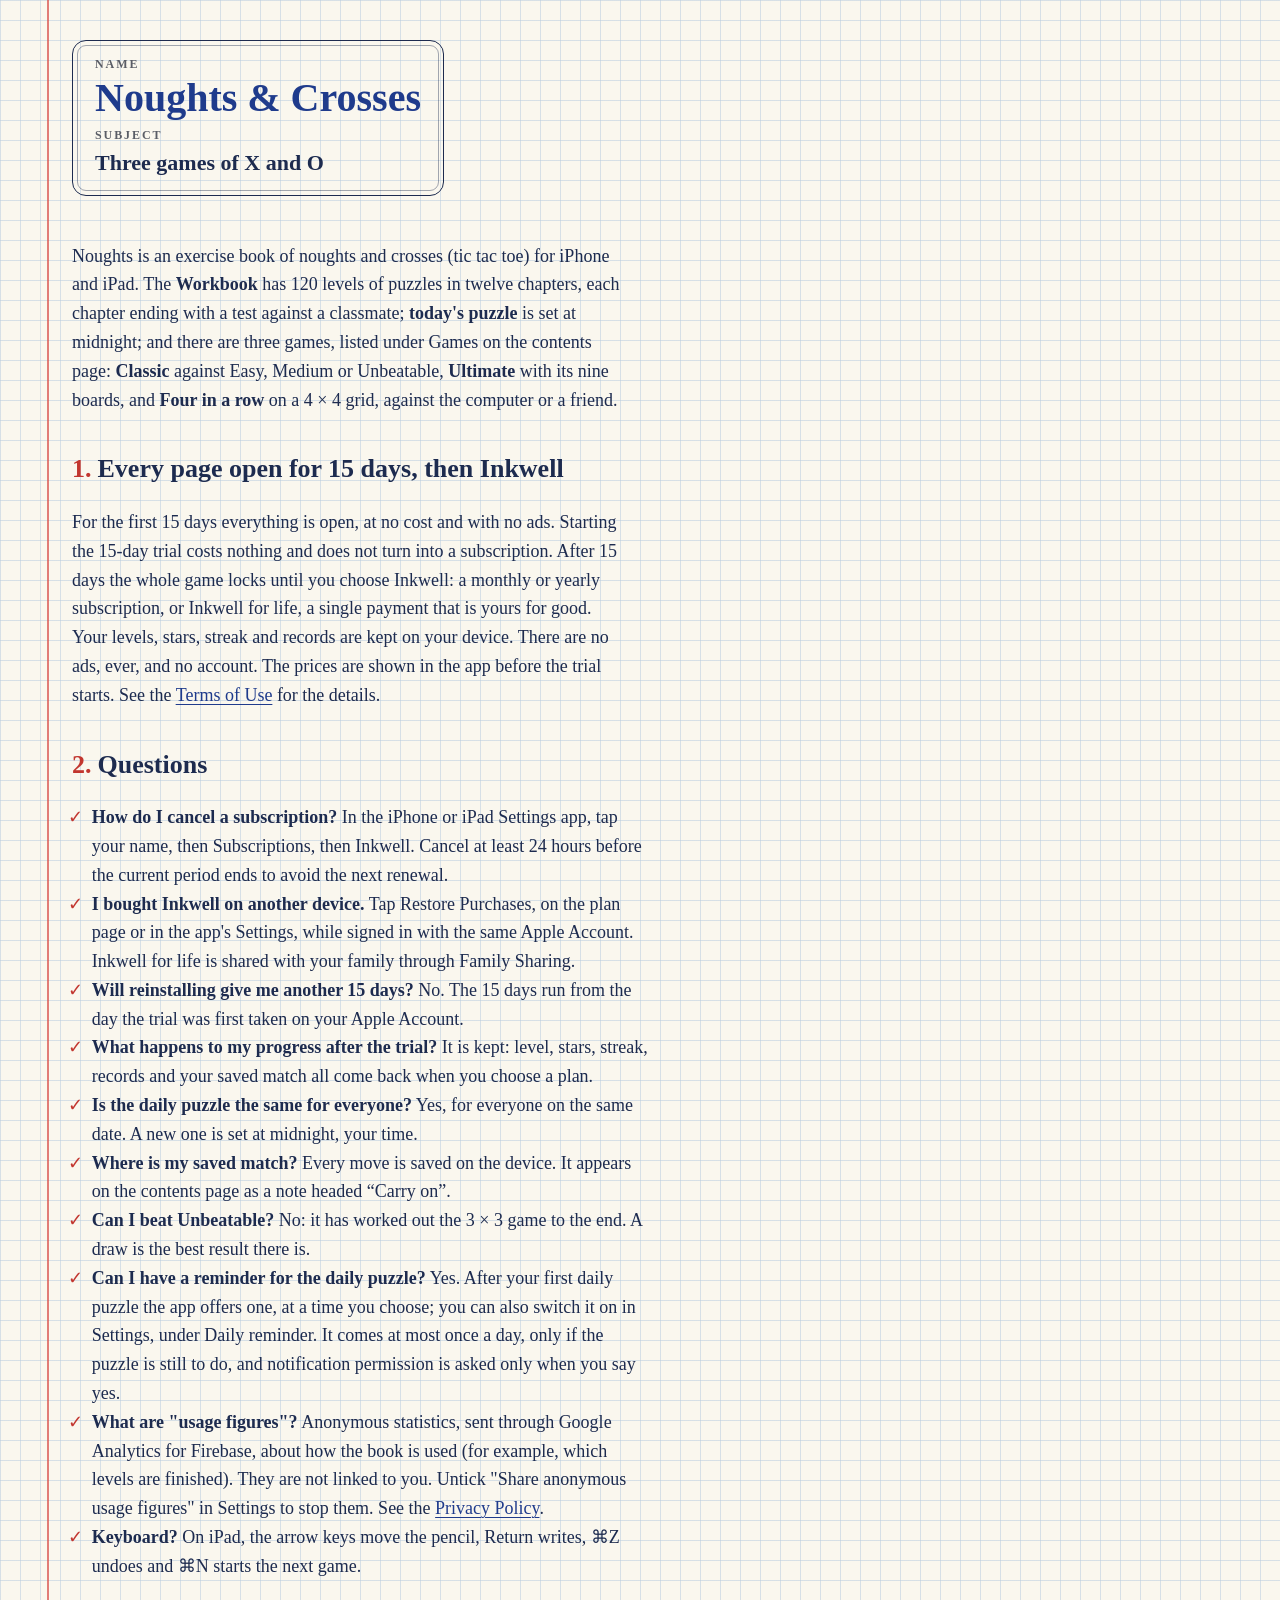
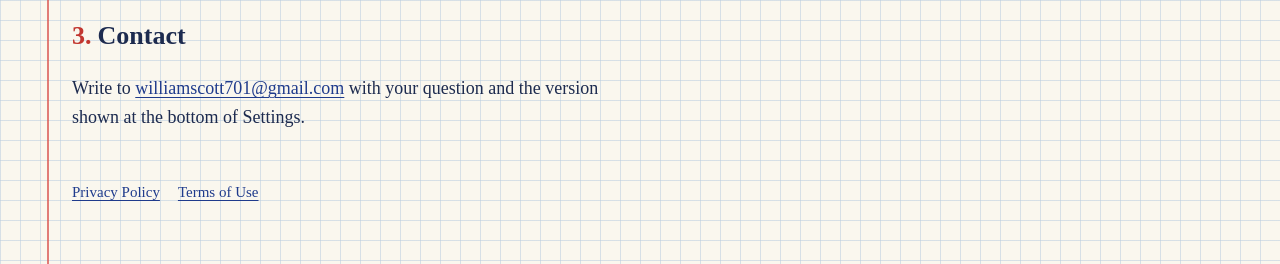
<file: index.html>
<!doctype html>
<html lang="en">
<head>
<meta charset="utf-8">
<meta name="viewport" content="width=device-width, initial-scale=1">
<title>Noughts &amp; Crosses: support</title>
<meta name="description" content="Support for Noughts, an exercise book of noughts and crosses for iPhone and iPad: a 120-level Workbook, a daily puzzle, and Classic, Ultimate and Four in a row.">
<link rel="stylesheet" href="style.css">
<meta name="apple-itunes-app" content="app-id=6821082863">
<meta property="og:title" content="Noughts &amp; Crosses: support">
<meta property="og:description" content="Support for Noughts, an exercise book of noughts and crosses for iPhone and iPad: a 120-level Workbook, a daily puzzle, and Classic, Ultimate and Four in a row.">
<meta property="og:type" content="website">
<meta property="og:url" content="https://williamscott701.github.io/noughts-support/">
</head>
<body>
<main>
  <div class="cover">
    <div class="label">Name</div>
    <h1>Noughts &amp; Crosses</h1>
    <div class="label">Subject</div>
    <div class="hand" style="font-size:22px">Three games of X and O</div>
  </div>

  <p>Noughts is an exercise book of noughts and crosses (tic tac toe) for iPhone and iPad. The <strong>Workbook</strong> has 120 levels
  of puzzles in twelve chapters, each chapter ending with a test against a classmate; <strong>today's puzzle</strong> is set
  at midnight; and there are three games, listed under Games on the contents page: <strong>Classic</strong> against Easy, Medium or Unbeatable,
  <strong>Ultimate</strong> with its nine boards, and <strong>Four in a row</strong> on a 4 × 4 grid, against the computer or a friend.</p>

  <h2><span class="num">1.</span>Every page open for 15 days, then Inkwell</h2>
  <p>For the first 15 days everything is open, at no cost and with no ads. Starting the 15-day trial costs nothing and does not turn into a
  subscription. After 15 days the whole game locks until you choose Inkwell: a monthly or yearly subscription, or
  Inkwell for life, a single payment that is yours for good. Your levels, stars, streak and records are kept on your
  device. There are no ads, ever, and no account. The prices are shown in the app before the trial starts. See the
  <a href="terms.html">Terms of Use</a> for the details.</p>

  <h2><span class="num">2.</span>Questions</h2>
  <ul>
    <li><strong>How do I cancel a subscription?</strong> In the iPhone or iPad Settings app, tap your name, then Subscriptions, then Inkwell. Cancel at least 24 hours before the current period ends to avoid the next renewal.</li>
    <li><strong>I bought Inkwell on another device.</strong> Tap Restore Purchases, on the plan page or in the app's Settings, while signed in with the same Apple Account. Inkwell for life is shared with your family through Family Sharing.</li>
    <li><strong>Will reinstalling give me another 15 days?</strong> No. The 15 days run from the day the trial was first taken on your Apple Account.</li>
    <li><strong>What happens to my progress after the trial?</strong> It is kept: level, stars, streak, records and your saved match all come back when you choose a plan.</li>
    <li><strong>Is the daily puzzle the same for everyone?</strong> Yes, for everyone on the same date. A new one is set at midnight, your time.</li>
    <li><strong>Where is my saved match?</strong> Every move is saved on the device. It appears on the contents page as a note headed “Carry on”.</li>
    <li><strong>Can I beat Unbeatable?</strong> No: it has worked out the 3 × 3 game to the end. A draw is the best result there is.</li>
    <li><strong>Can I have a reminder for the daily puzzle?</strong> Yes. After your first daily puzzle the app offers one, at a time you choose; you can also switch it on in Settings, under Daily reminder. It comes at most once a day, only if the puzzle is still to do, and notification permission is asked only when you say yes.</li>
    <li><strong>What are "usage figures"?</strong> Anonymous statistics, sent through Google Analytics for Firebase, about how the book is used (for example, which levels are finished). They are not linked to you. Untick "Share anonymous usage figures" in Settings to stop them. See the <a href="privacy.html">Privacy Policy</a>.</li>
    <li><strong>Keyboard?</strong> On iPad, the arrow keys move the pencil, Return writes, ⌘Z undoes and ⌘N starts the next game.</li>
  </ul>

  <h2><span class="num">3.</span>Contact</h2>
  <p>Write to <a href="mailto:williamscott701@gmail.com?subject=Noughts">williamscott701@gmail.com</a> with your question and the version shown at the bottom of Settings.</p>

  <footer>
    <nav><a href="privacy.html">Privacy Policy</a><a href="terms.html">Terms of Use</a></nav>
  </footer>
</main>
</body>
</html>
</file>
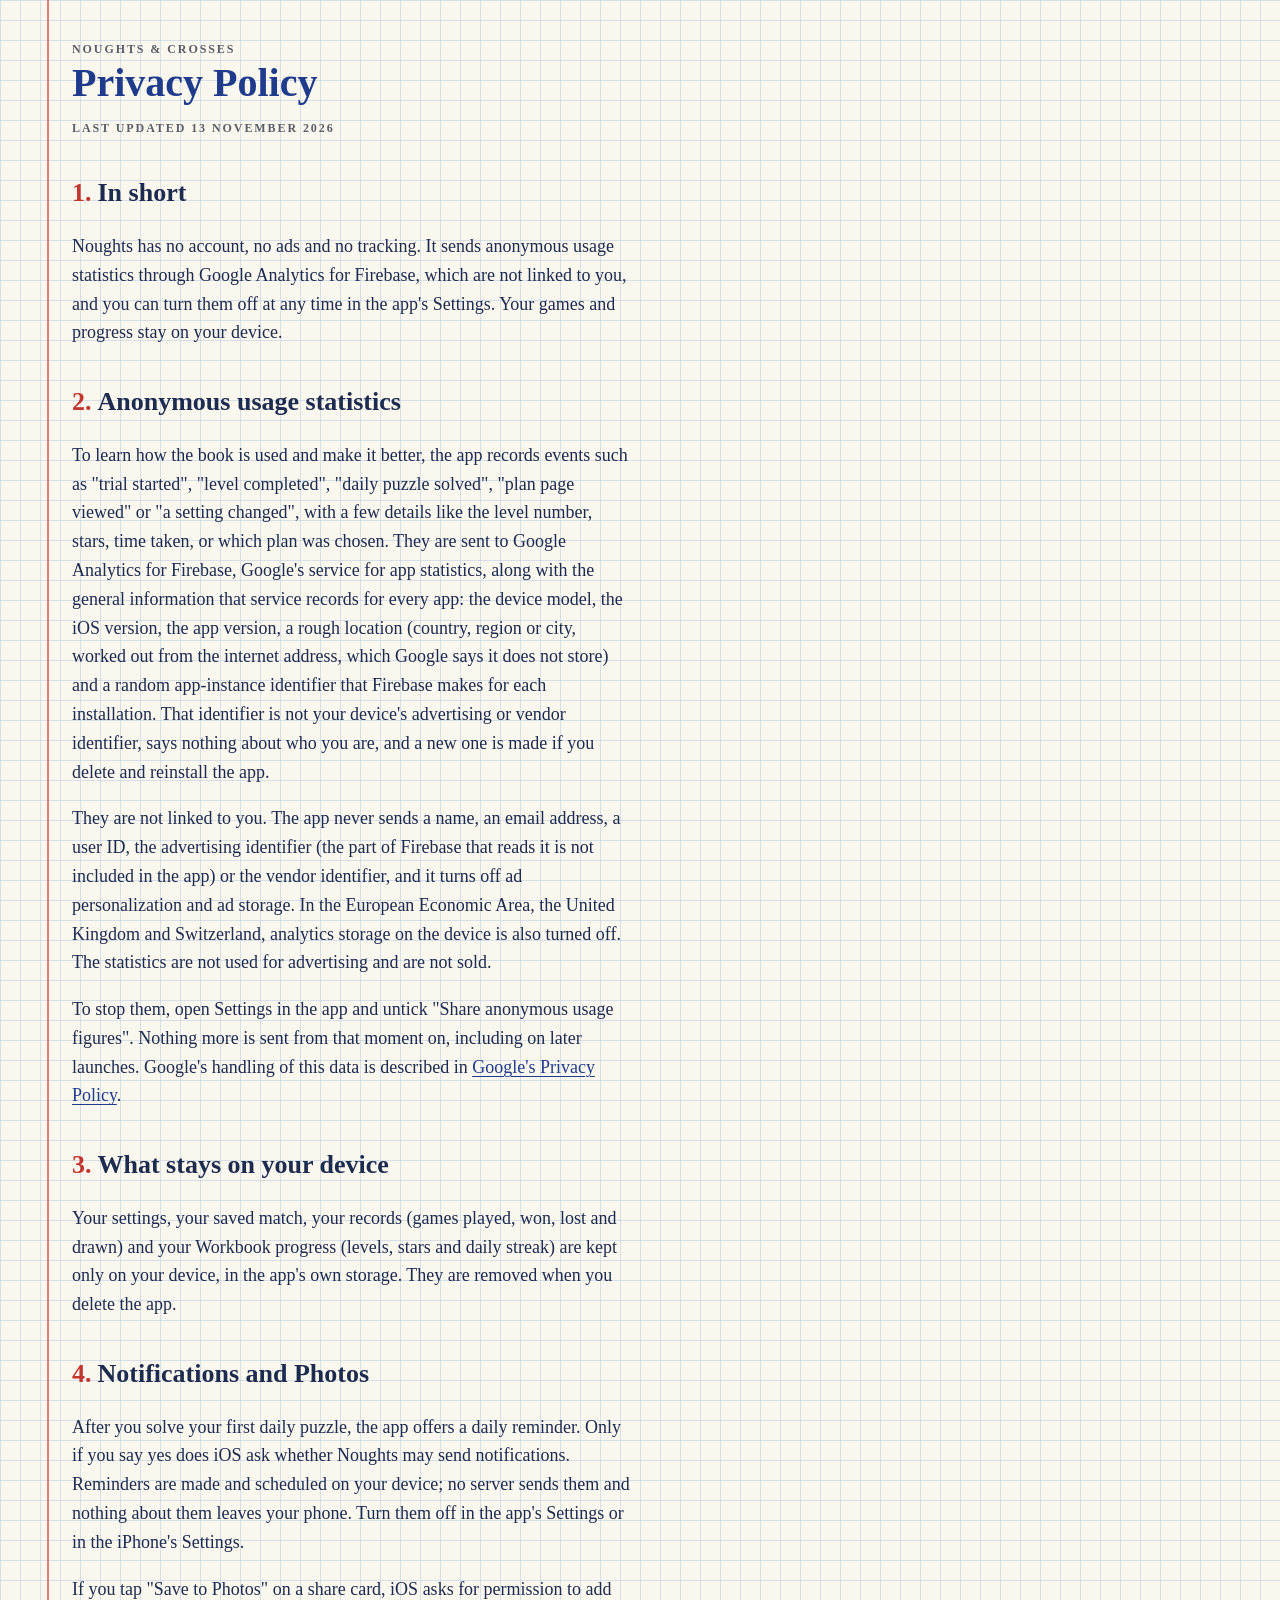
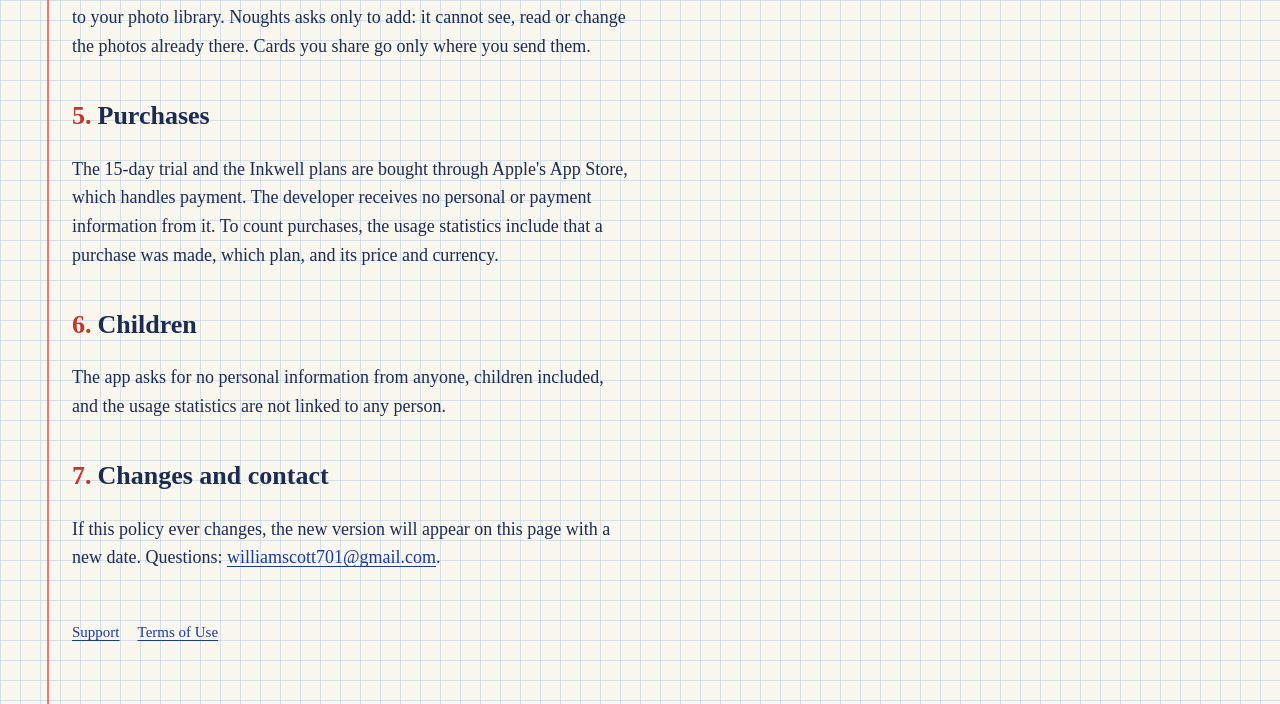
<file: privacy.html>
<!doctype html>
<html lang="en">
<head>
<meta charset="utf-8">
<meta name="viewport" content="width=device-width, initial-scale=1">
<title>Noughts: Privacy Policy</title>
<link rel="stylesheet" href="style.css">
<meta name="apple-itunes-app" content="app-id=6821082863">
<meta name="description" content="Last updated 13 November 2026">
<meta property="og:title" content="Noughts: Privacy Policy">
<meta property="og:description" content="Last updated 13 November 2026">
<meta property="og:type" content="website">
<meta property="og:url" content="https://williamscott701.github.io/noughts-support/privacy.html">
</head>
<body>
<main>
  <div class="label">Noughts &amp; Crosses</div>
  <h1>Privacy Policy</h1>
  <p class="label">Last updated 13 November 2026</p>

  <h2><span class="num">1.</span>In short</h2>
  <p>Noughts has no account, no ads and no tracking. It sends anonymous usage statistics through Google Analytics
  for Firebase, which are not linked to you, and you can turn them off at any time in the app's Settings.
  Your games and progress stay on your device.</p>

  <h2><span class="num">2.</span>Anonymous usage statistics</h2>
  <p>To learn how the book is used and make it better, the app records events such as "trial started", "level
  completed", "daily puzzle solved", "plan page viewed" or "a setting changed", with a few details like the level
  number, stars, time taken, or which plan was chosen. They are sent to Google Analytics for Firebase, Google's
  service for app statistics, along with the general information that service records for every app: the device
  model, the iOS version, the app version, a rough location (country, region or city, worked out from the internet
  address, which Google says it does not store) and a random app-instance identifier that Firebase makes for each
  installation. That identifier is not your device's advertising or vendor identifier, says nothing about who you
  are, and a new one is made if you delete and reinstall the app.</p>
  <p>They are not linked to you. The app never sends a name, an email address, a user ID, the advertising identifier
  (the part of Firebase that reads it is not included in the app) or the vendor identifier, and it turns off ad
  personalization and ad storage. In the European Economic Area, the United Kingdom and Switzerland, analytics
  storage on the device is also turned off. The statistics are not used for advertising and are not sold.</p>
  <p>To stop them, open Settings in the app and untick "Share anonymous usage figures". Nothing more is sent from
  that moment on, including on later launches. Google's handling of this data is described in
  <a href="https://policies.google.com/privacy">Google's Privacy Policy</a>.</p>

  <h2><span class="num">3.</span>What stays on your device</h2>
  <p>Your settings, your saved match, your records (games played, won, lost and drawn) and your Workbook progress
  (levels, stars and daily streak) are kept only on your device, in the app's own storage. They are removed when you
  delete the app.</p>

  <h2><span class="num">4.</span>Notifications and Photos</h2>
  <p>After you solve your first daily puzzle, the app offers a daily reminder. Only if you say yes does iOS ask
  whether Noughts may send notifications. Reminders are made and scheduled on your device; no server sends them and
  nothing about them leaves your phone. Turn them off in the app's Settings or in the iPhone's Settings.</p>
  <p>If you tap "Save to Photos" on a share card, iOS asks for permission to add to your photo library. Noughts asks
  only to add: it cannot see, read or change the photos already there. Cards you share go only where you send
  them.</p>

  <h2><span class="num">5.</span>Purchases</h2>
  <p>The 15-day trial and the Inkwell plans are bought through Apple's App Store, which handles payment. The developer
  receives no personal or payment information from it. To count purchases, the usage statistics include that a
  purchase was made, which plan, and its price and currency.</p>

  <h2><span class="num">6.</span>Children</h2>
  <p>The app asks for no personal information from anyone, children included, and the usage statistics are not linked
  to any person.</p>

  <h2><span class="num">7.</span>Changes and contact</h2>
  <p>If this policy ever changes, the new version will appear on this page with a new date. Questions:
  <a href="mailto:williamscott701@gmail.com?subject=Noughts%20privacy">williamscott701@gmail.com</a>.</p>

  <footer><nav><a href="index.html">Support</a><a href="terms.html">Terms of Use</a></nav></footer>
</main>
</body>
</html>
</file>
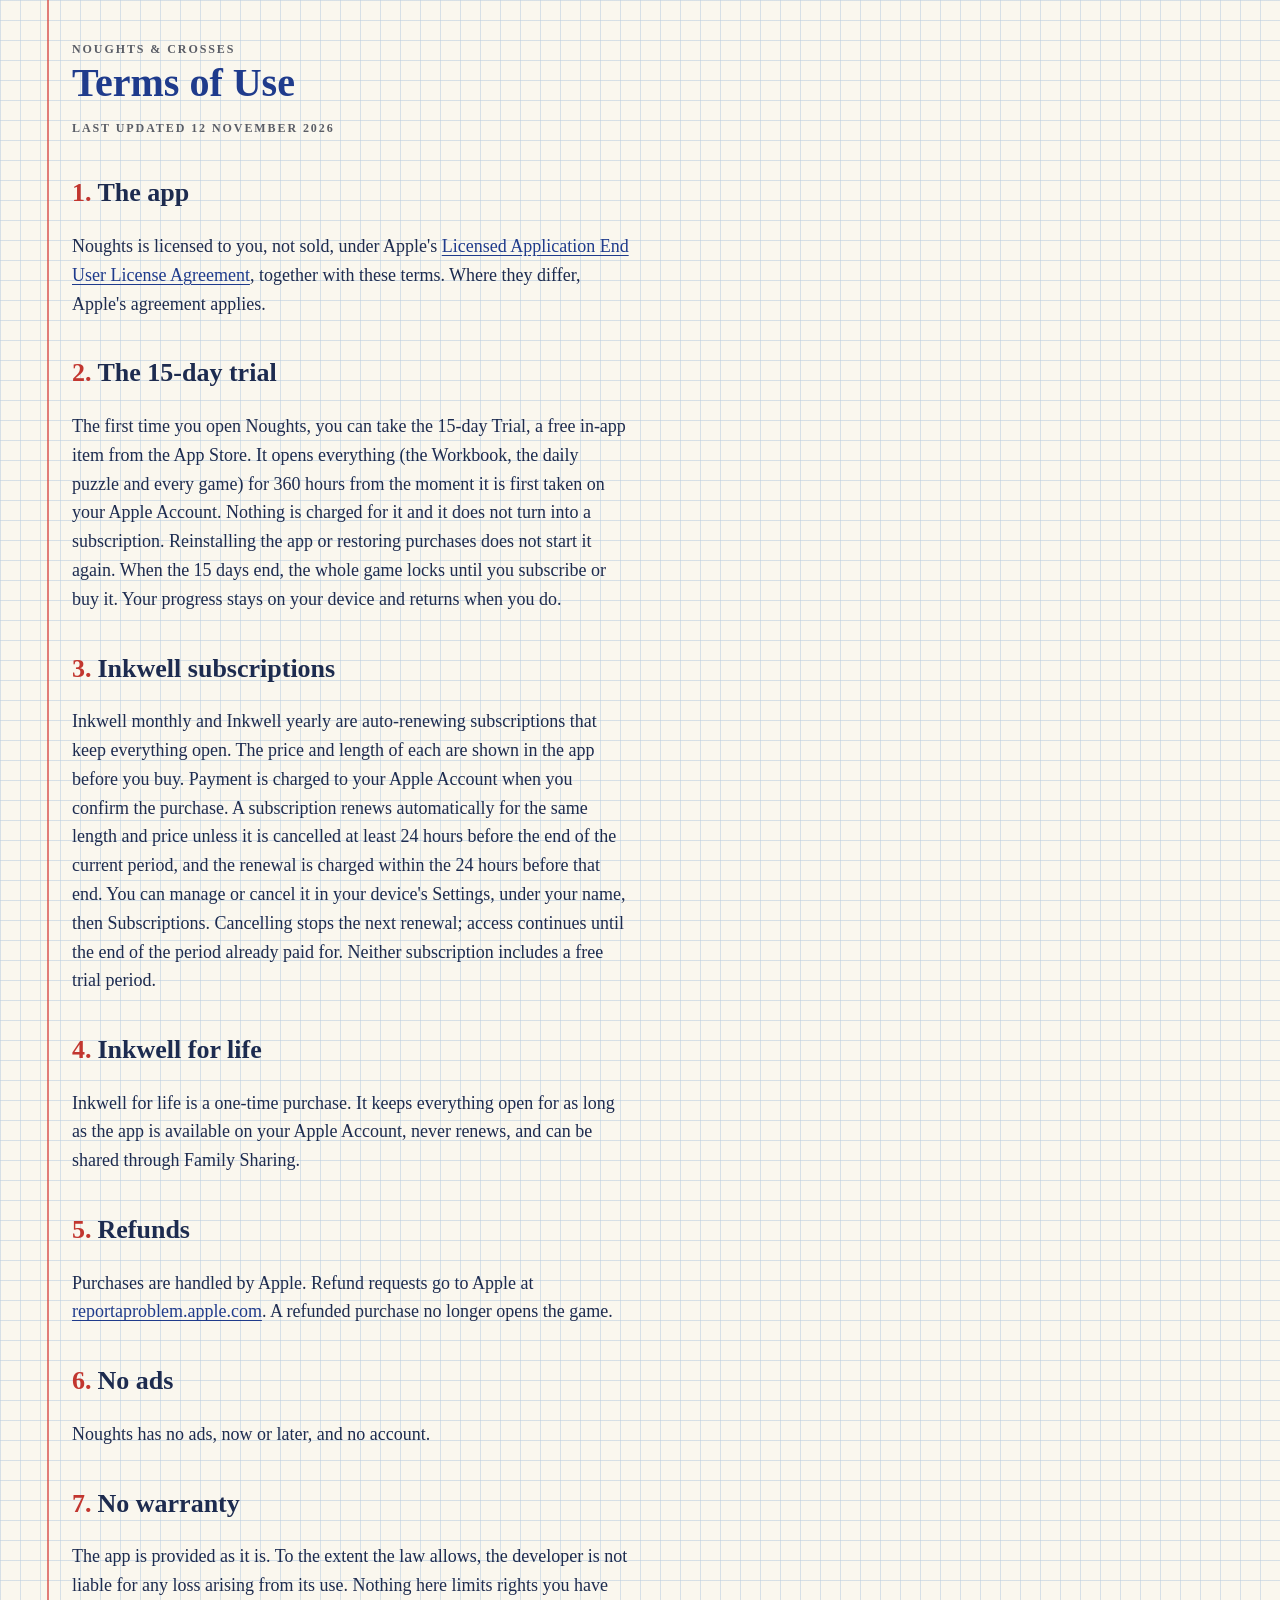
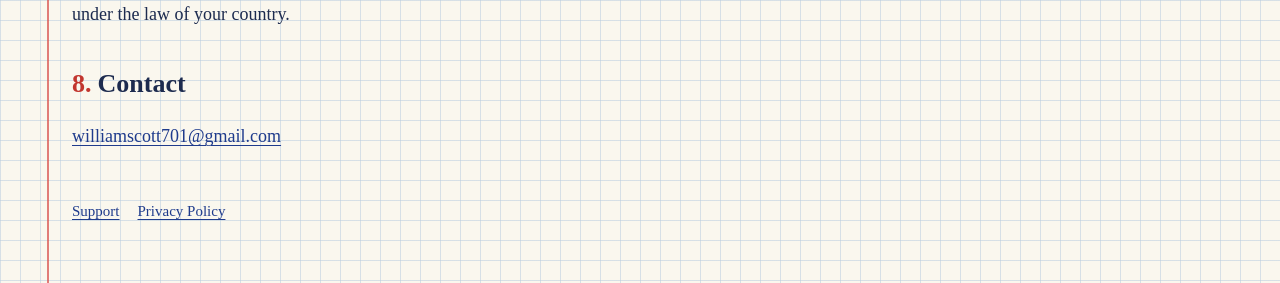
<file: terms.html>
<!doctype html>
<html lang="en">
<head>
<meta charset="utf-8">
<meta name="viewport" content="width=device-width, initial-scale=1">
<title>Noughts: Terms of Use</title>
<link rel="stylesheet" href="style.css">
<meta name="apple-itunes-app" content="app-id=6821082863">
<meta name="description" content="Last updated 12 November 2026">
<meta property="og:title" content="Noughts: Terms of Use">
<meta property="og:description" content="Last updated 12 November 2026">
<meta property="og:type" content="website">
<meta property="og:url" content="https://williamscott701.github.io/noughts-support/terms.html">
</head>
<body>
<main>
  <div class="label">Noughts &amp; Crosses</div>
  <h1>Terms of Use</h1>
  <p class="label">Last updated 12 November 2026</p>

  <h2><span class="num">1.</span>The app</h2>
  <p>Noughts is licensed to you, not sold, under Apple's
  <a href="https://www.apple.com/legal/internet-services/itunes/dev/stdeula/">Licensed Application End User License Agreement</a>,
  together with these terms. Where they differ, Apple's agreement applies.</p>

  <h2><span class="num">2.</span>The 15-day trial</h2>
  <p>The first time you open Noughts, you can take the 15-day Trial, a free in-app item from the App Store. It opens
  everything (the Workbook, the daily puzzle and every game) for 360 hours from the moment it is first taken on your
  Apple Account. Nothing is charged for it and it does not turn into a subscription. Reinstalling the app or restoring
  purchases does not start it again. When the 15 days end, the whole game locks until you subscribe or buy it. Your
  progress stays on your device and returns when you do.</p>

  <h2><span class="num">3.</span>Inkwell subscriptions</h2>
  <p>Inkwell monthly and Inkwell yearly are auto-renewing subscriptions that keep everything open. The price and length
  of each are shown in the app before you buy. Payment is charged to your Apple Account when you confirm the purchase.
  A subscription renews automatically for the same length and price unless it is cancelled at least 24 hours before the
  end of the current period, and the renewal is charged within the 24 hours before that end. You can manage or cancel it
  in your device's Settings, under your name, then Subscriptions. Cancelling stops the next renewal; access continues
  until the end of the period already paid for. Neither subscription includes a free trial period.</p>

  <h2><span class="num">4.</span>Inkwell for life</h2>
  <p>Inkwell for life is a one-time purchase. It keeps everything open for as long as the app is available on your
  Apple Account, never renews, and can be shared through Family Sharing.</p>

  <h2><span class="num">5.</span>Refunds</h2>
  <p>Purchases are handled by Apple. Refund requests go to Apple at
  <a href="https://reportaproblem.apple.com">reportaproblem.apple.com</a>. A refunded purchase no longer opens the game.</p>

  <h2><span class="num">6.</span>No ads</h2>
  <p>Noughts has no ads, now or later, and no account.</p>

  <h2><span class="num">7.</span>No warranty</h2>
  <p>The app is provided as it is. To the extent the law allows, the developer is not liable for any loss arising from
  its use. Nothing here limits rights you have under the law of your country.</p>

  <h2><span class="num">8.</span>Contact</h2>
  <p><a href="mailto:williamscott701@gmail.com?subject=Noughts%20terms">williamscott701@gmail.com</a></p>

  <footer><nav><a href="index.html">Support</a><a href="privacy.html">Privacy Policy</a></nav></footer>
</main>
</body>
</html>
</file>
<file: style.css>
/* A page of squared exercise paper with a red margin. */
:root {
  --paper: #faf7ee;
  --squares: rgba(185, 205, 224, 0.55);
  --margin: rgba(217, 83, 79, 0.75);
  --ink: #1d2b4f;
  --pencil: #5a5d66;
  --red: #c2362f;
  --blue: #1f3b8c;
}
@media (prefers-color-scheme: dark) {
  :root {
    --paper: #1e222d;
    --squares: rgba(58, 74, 96, 0.55);
    --margin: rgba(180, 84, 79, 0.7);
    --ink: #e4e8f2;
    --pencil: #a3a8b5;
    --red: #f08a80;
    --blue: #8fa9f0;
  }
}
* { box-sizing: border-box; }
html { background: var(--paper); }
body {
  margin: 0;
  min-height: 100vh;
  color: var(--ink);
  font: 18px/1.6 "New York", "Iowan Old Style", Georgia, serif;
  background-color: var(--paper);
  background-image:
    linear-gradient(to right, transparent 47px, var(--margin) 47px, var(--margin) 49px, transparent 49px),
    linear-gradient(var(--squares) 1px, transparent 1px),
    linear-gradient(90deg, var(--squares) 1px, transparent 1px);
  background-size: 100% 100%, 20px 20px, 20px 20px;
}
main { max-width: 720px; padding: 40px 20px 60px 72px; }
h1, h2, .hand { font-family: "Noteworthy", "Bradley Hand", "Segoe Print", cursive; font-weight: 700; }
h1 { font-size: 40px; line-height: 1.2; margin: 0 0 4px; color: var(--blue); }
h2 { font-size: 26px; margin: 34px 0 6px; }
.label { font-size: 12px; letter-spacing: 0.16em; text-transform: uppercase; color: var(--pencil); font-weight: 600; }
.cover {
  display: inline-block; padding: 14px 22px; border: 1.6px solid var(--ink);
  border-radius: 14px; outline: 0.8px solid color-mix(in srgb, var(--ink) 40%, transparent); outline-offset: -6px;
  margin-bottom: 28px;
}
p, li { max-width: 62ch; }
ul { padding-left: 1.1em; }
li::marker { content: "✓  "; color: var(--red); }
a { color: var(--blue); text-decoration-thickness: 1px; text-underline-offset: 3px; }
.num { color: var(--red); font-family: "Noteworthy", cursive; font-weight: 700; margin-right: 6px; }
footer { margin-top: 48px; color: var(--pencil); font-size: 15px; }
nav a { margin-right: 18px; }
@media (max-width: 480px) {
  body { font-size: 17px; background-image:
    linear-gradient(to right, transparent 31px, var(--margin) 31px, var(--margin) 33px, transparent 33px),
    linear-gradient(var(--squares) 1px, transparent 1px),
    linear-gradient(90deg, var(--squares) 1px, transparent 1px); }
  main { padding: 28px 16px 48px 48px; }
  h1 { font-size: 32px; }
}
</file>
